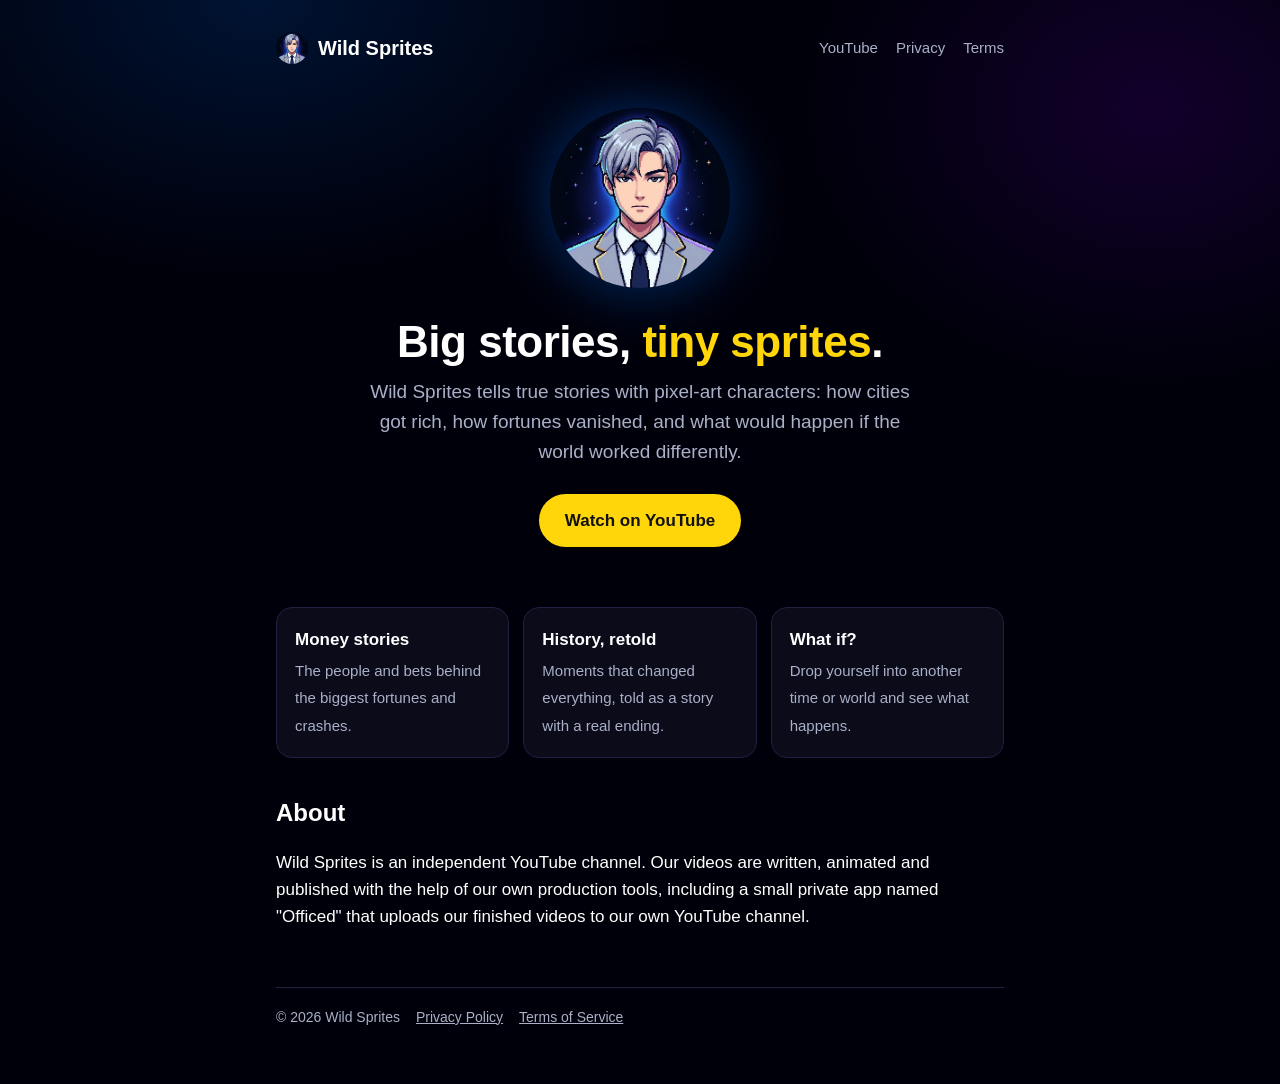
<file: index.html>
<!doctype html>
<html lang="en">
<head>
  <meta charset="utf-8">
  <meta name="viewport" content="width=device-width, initial-scale=1">
  <title>Wild Sprites</title>
  <meta name="description" content="Wild Sprites: big true stories told with tiny pixel sprites. Money, history, what-ifs and the news everyone is talking about.">
  <link rel="icon" href="favicon.png">
  <link rel="stylesheet" href="style.css">
</head>
<body>
  <div class="wrap">
    <nav>
      <a class="brand" href="./"><img src="favicon.png" alt="">Wild Sprites</a>
      <a href="https://www.youtube.com/@wildsprites">YouTube</a>
      <a href="privacy.html">Privacy</a>
      <a href="terms.html">Terms</a>
    </nav>

    <section class="hero">
      <img src="mascot.png" alt="The Wild Sprites mascot, a pixel-art man with silver hair in a grey suit">
      <h1>Big stories, <span class="hl">tiny sprites</span>.</h1>
      <p class="tag">Wild Sprites tells true stories with pixel-art characters: how cities got rich, how fortunes vanished, and what would happen if the world worked differently.</p>
      <a class="btn" href="https://www.youtube.com/@wildsprites">Watch on YouTube</a>
    </section>

    <div class="cards">
      <div class="card"><b>Money stories</b><span>The people and bets behind the biggest fortunes and crashes.</span></div>
      <div class="card"><b>History, retold</b><span>Moments that changed everything, told as a story with a real ending.</span></div>
      <div class="card"><b>What if?</b><span>Drop yourself into another time or world and see what happens.</span></div>
    </div>

    <h2>About</h2>
    <p class="doc">Wild Sprites is an independent YouTube channel. Our videos are written, animated and published with the help of our own production tools, including a small private app named "Officed" that uploads our finished videos to our own YouTube channel.</p>

    <footer>
      <span>&copy; 2026 Wild Sprites</span>
      <a href="privacy.html">Privacy Policy</a>
      <a href="terms.html">Terms of Service</a>
    </footer>
  </div>
</body>
</html>
</file>
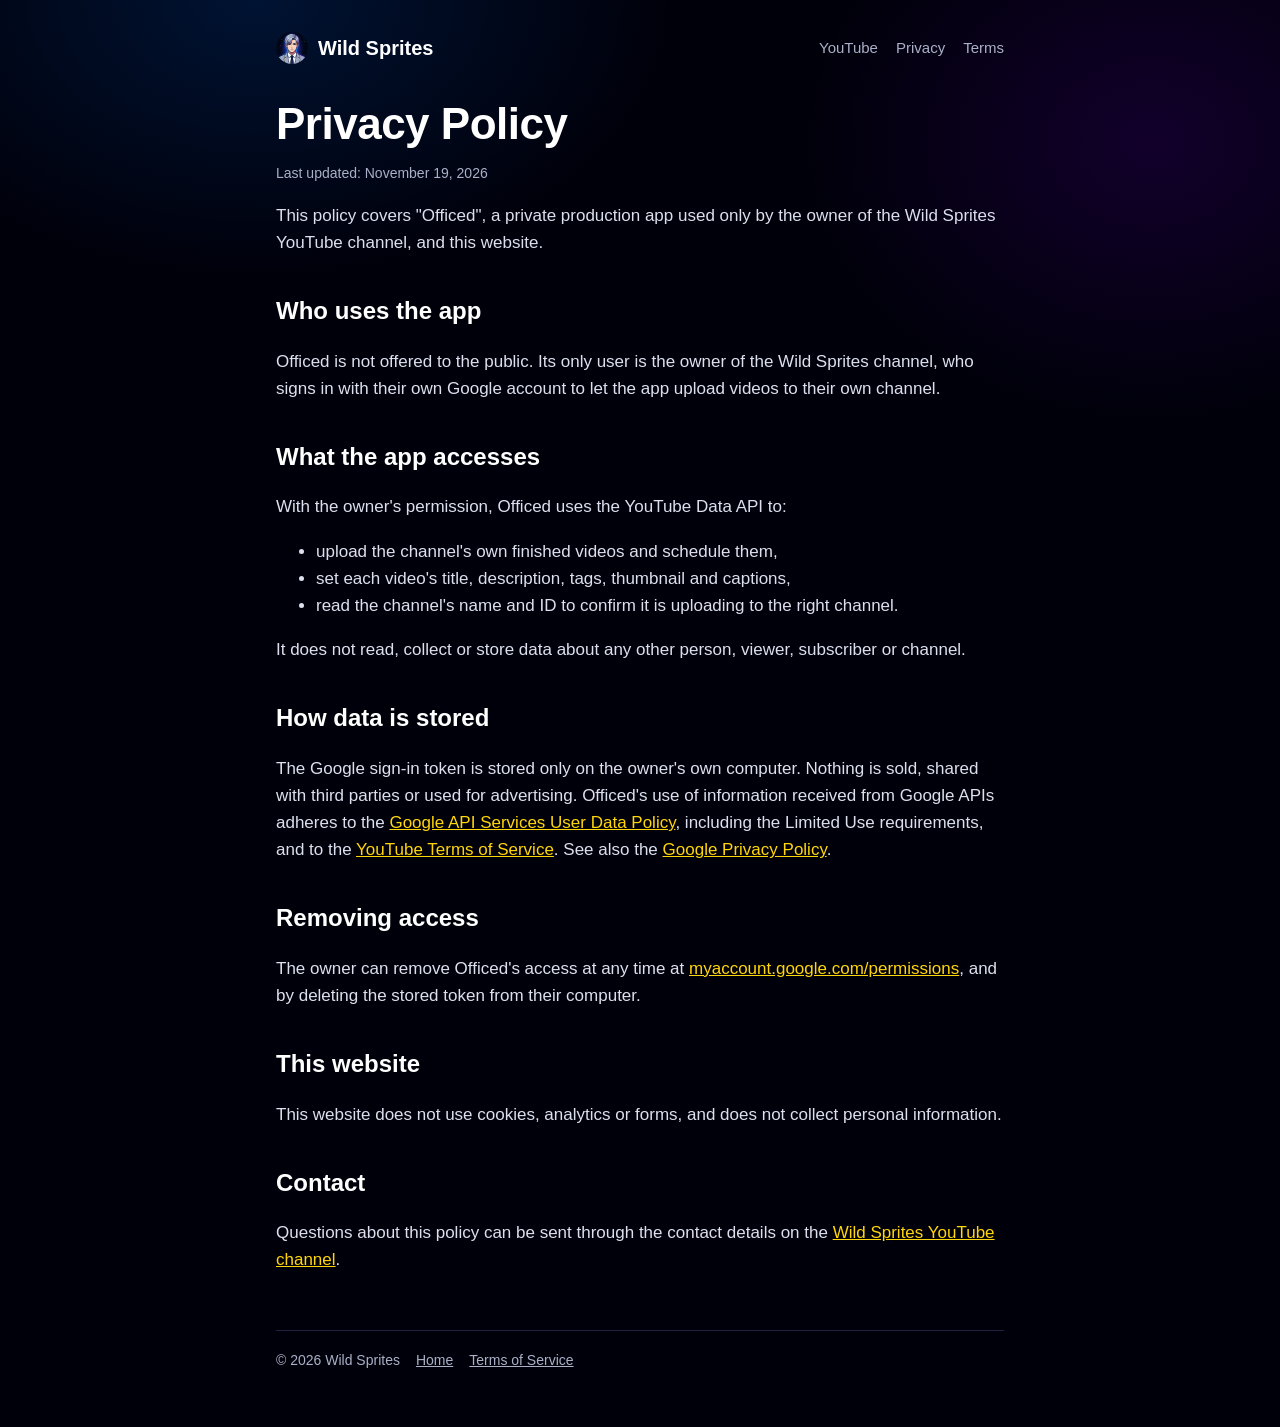
<file: privacy.html>
<!doctype html>
<html lang="en">
<head>
  <meta charset="utf-8">
  <meta name="viewport" content="width=device-width, initial-scale=1">
  <title>Privacy Policy · Wild Sprites</title>
  <link rel="icon" href="favicon.png">
  <link rel="stylesheet" href="style.css">
</head>
<body>
  <div class="wrap doc">
    <nav>
      <a class="brand" href="./"><img src="favicon.png" alt="">Wild Sprites</a>
      <a href="https://www.youtube.com/@wildsprites">YouTube</a>
      <a href="privacy.html">Privacy</a>
      <a href="terms.html">Terms</a>
    </nav>

    <h1>Privacy Policy</h1>
    <p class="updated">Last updated: November 19, 2026</p>

    <p>This policy covers "Officed", a private production app used only by the owner of the Wild Sprites YouTube channel, and this website.</p>

    <h2>Who uses the app</h2>
    <p>Officed is not offered to the public. Its only user is the owner of the Wild Sprites channel, who signs in with their own Google account to let the app upload videos to their own channel.</p>

    <h2>What the app accesses</h2>
    <p>With the owner's permission, Officed uses the YouTube Data API to:</p>
    <ul>
      <li>upload the channel's own finished videos and schedule them,</li>
      <li>set each video's title, description, tags, thumbnail and captions,</li>
      <li>read the channel's name and ID to confirm it is uploading to the right channel.</li>
    </ul>
    <p>It does not read, collect or store data about any other person, viewer, subscriber or channel.</p>

    <h2>How data is stored</h2>
    <p>The Google sign-in token is stored only on the owner's own computer. Nothing is sold, shared with third parties or used for advertising. Officed's use of information received from Google APIs adheres to the <a href="https://developers.google.com/terms/api-services-user-data-policy">Google API Services User Data Policy</a>, including the Limited Use requirements, and to the <a href="https://www.youtube.com/t/terms">YouTube Terms of Service</a>. See also the <a href="https://policies.google.com/privacy">Google Privacy Policy</a>.</p>

    <h2>Removing access</h2>
    <p>The owner can remove Officed's access at any time at <a href="https://myaccount.google.com/permissions">myaccount.google.com/permissions</a>, and by deleting the stored token from their computer.</p>

    <h2>This website</h2>
    <p>This website does not use cookies, analytics or forms, and does not collect personal information.</p>

    <h2>Contact</h2>
    <p>Questions about this policy can be sent through the contact details on the <a href="https://www.youtube.com/@wildsprites/about">Wild Sprites YouTube channel</a>.</p>

    <footer>
      <span>&copy; 2026 Wild Sprites</span>
      <a href="./">Home</a>
      <a href="terms.html">Terms of Service</a>
    </footer>
  </div>
</body>
</html>
</file>
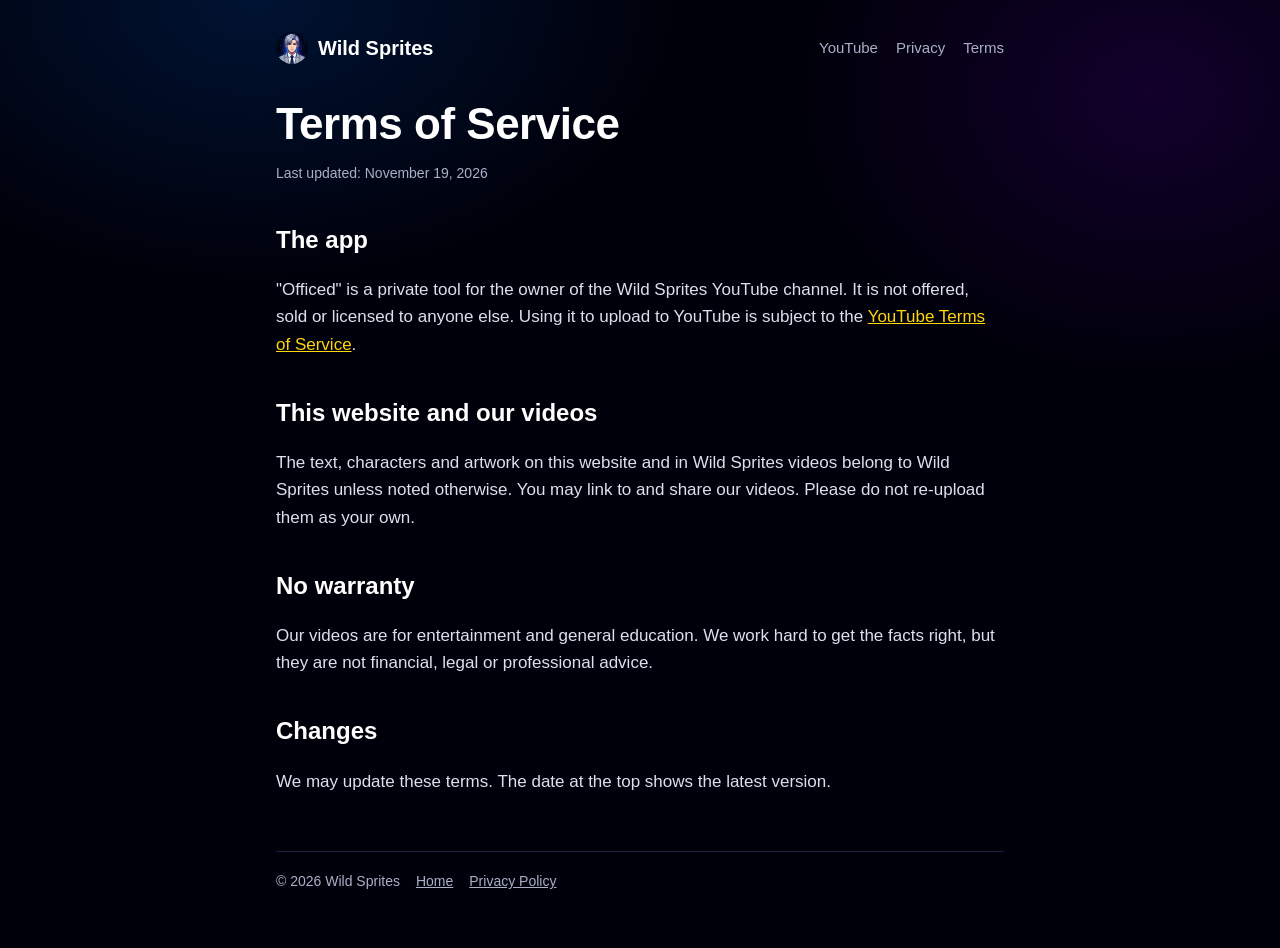
<file: terms.html>
<!doctype html>
<html lang="en">
<head>
  <meta charset="utf-8">
  <meta name="viewport" content="width=device-width, initial-scale=1">
  <title>Terms of Service · Wild Sprites</title>
  <link rel="icon" href="favicon.png">
  <link rel="stylesheet" href="style.css">
</head>
<body>
  <div class="wrap doc">
    <nav>
      <a class="brand" href="./"><img src="favicon.png" alt="">Wild Sprites</a>
      <a href="https://www.youtube.com/@wildsprites">YouTube</a>
      <a href="privacy.html">Privacy</a>
      <a href="terms.html">Terms</a>
    </nav>

    <h1>Terms of Service</h1>
    <p class="updated">Last updated: November 19, 2026</p>

    <h2>The app</h2>
    <p>"Officed" is a private tool for the owner of the Wild Sprites YouTube channel. It is not offered, sold or licensed to anyone else. Using it to upload to YouTube is subject to the <a href="https://www.youtube.com/t/terms">YouTube Terms of Service</a>.</p>

    <h2>This website and our videos</h2>
    <p>The text, characters and artwork on this website and in Wild Sprites videos belong to Wild Sprites unless noted otherwise. You may link to and share our videos. Please do not re-upload them as your own.</p>

    <h2>No warranty</h2>
    <p>Our videos are for entertainment and general education. We work hard to get the facts right, but they are not financial, legal or professional advice.</p>

    <h2>Changes</h2>
    <p>We may update these terms. The date at the top shows the latest version.</p>

    <footer>
      <span>&copy; 2026 Wild Sprites</span>
      <a href="./">Home</a>
      <a href="privacy.html">Privacy Policy</a>
    </footer>
  </div>
</body>
</html>
</file>
<file: style.css>
:root {
  --night: #00000A;
  --ink: #FFFFFF;
  --muted: #A9B0C7;
  --accent: #FFD60A;
  --blue: #0069EC;
  --violet: #8101F9;
  --card: #0B0B1A;
  --line: #1E2140;
}
* { box-sizing: border-box; }
html, body { margin: 0; padding: 0; }
body {
  background: var(--night);
  background-image:
    radial-gradient(600px 400px at 20% 0%, rgba(0, 105, 236, 0.18), transparent 70%),
    radial-gradient(500px 400px at 90% 10%, rgba(129, 1, 249, 0.14), transparent 70%);
  background-repeat: no-repeat;
  color: var(--ink);
  font-family: "Segoe UI", Roboto, Helvetica, Arial, sans-serif;
  line-height: 1.6;
  font-size: 17px;
}
a { color: var(--accent); }
.wrap { max-width: 760px; margin: 0 auto; padding: 32px 16px 56px; }
nav { display: flex; gap: 18px; flex-wrap: wrap; align-items: center; margin-bottom: 36px; }
nav .brand { font-weight: 800; font-size: 20px; color: var(--ink); text-decoration: none; margin-right: auto; display: flex; align-items: center; gap: 10px; }
nav .brand img { width: 32px; height: 32px; border-radius: 50%; }
nav a { color: var(--muted); text-decoration: none; font-size: 15px; }
nav a:hover { color: var(--ink); }
.hero { text-align: center; padding: 8px 0 24px; }
.hero img { width: 180px; height: 180px; border-radius: 50%; box-shadow: 0 0 60px rgba(0, 105, 236, 0.45); }
h1 { font-size: 44px; line-height: 1.1; margin: 22px 0 10px; letter-spacing: -0.5px; }
h1 .hl { color: var(--accent); }
h2 { font-size: 24px; margin: 36px 0 8px; }
.tag { color: var(--muted); font-size: 19px; margin: 0 auto 26px; max-width: 560px; }
.btn { display: inline-block; background: var(--accent); color: #111; font-weight: 800; padding: 13px 26px; border-radius: 999px; text-decoration: none; }
.cards { display: grid; grid-template-columns: repeat(auto-fit, minmax(200px, 1fr)); gap: 14px; margin-top: 36px; }
.card { background: var(--card); border: 1px solid var(--line); border-radius: 16px; padding: 18px; }
.card b { display: block; margin-bottom: 4px; }
.card span { color: var(--muted); font-size: 15px; }
.doc p, .doc li { color: #DCE0EE; }
.doc .updated { color: var(--muted); font-size: 14px; }
footer { margin-top: 56px; padding-top: 18px; border-top: 1px solid var(--line); color: var(--muted); font-size: 14px; display: flex; gap: 16px; flex-wrap: wrap; }
footer a { color: var(--muted); }
@media (max-width: 520px) { h1 { font-size: 34px; } .hero img { width: 140px; height: 140px; } }
</file>
